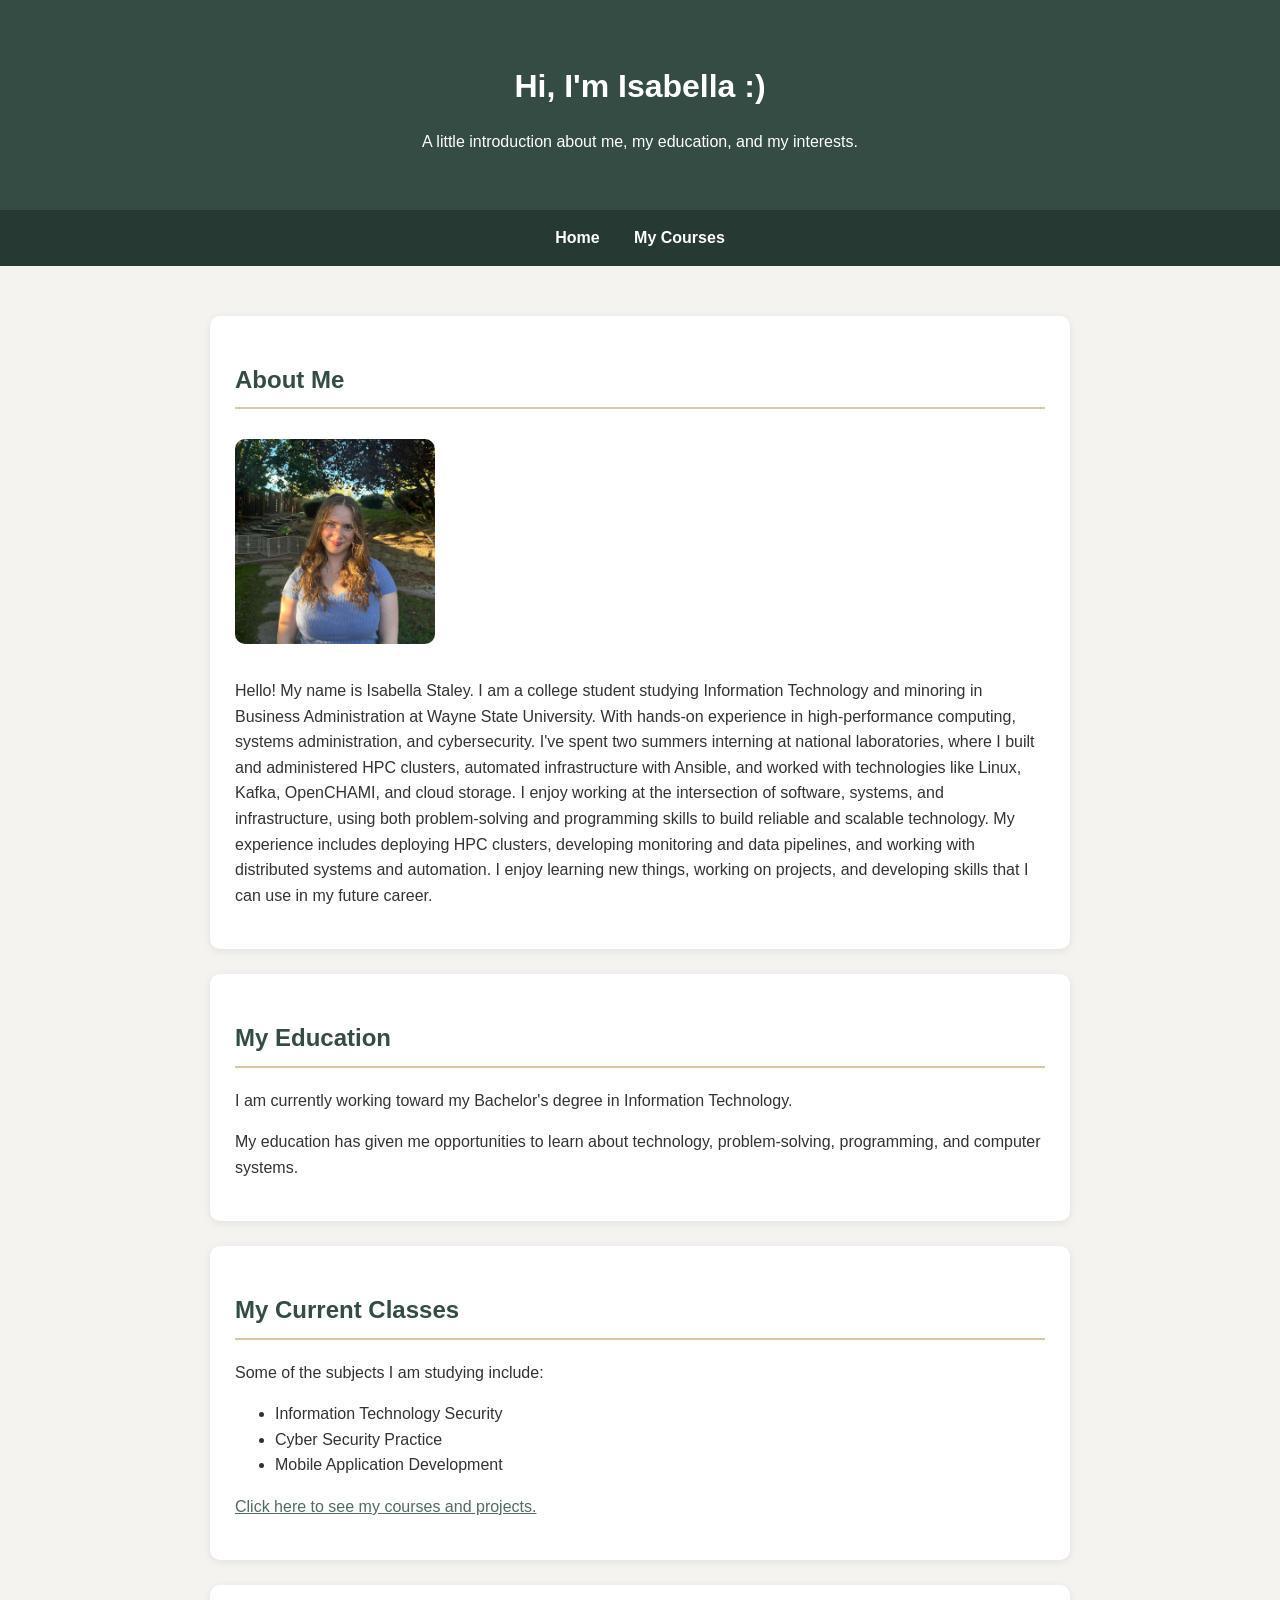
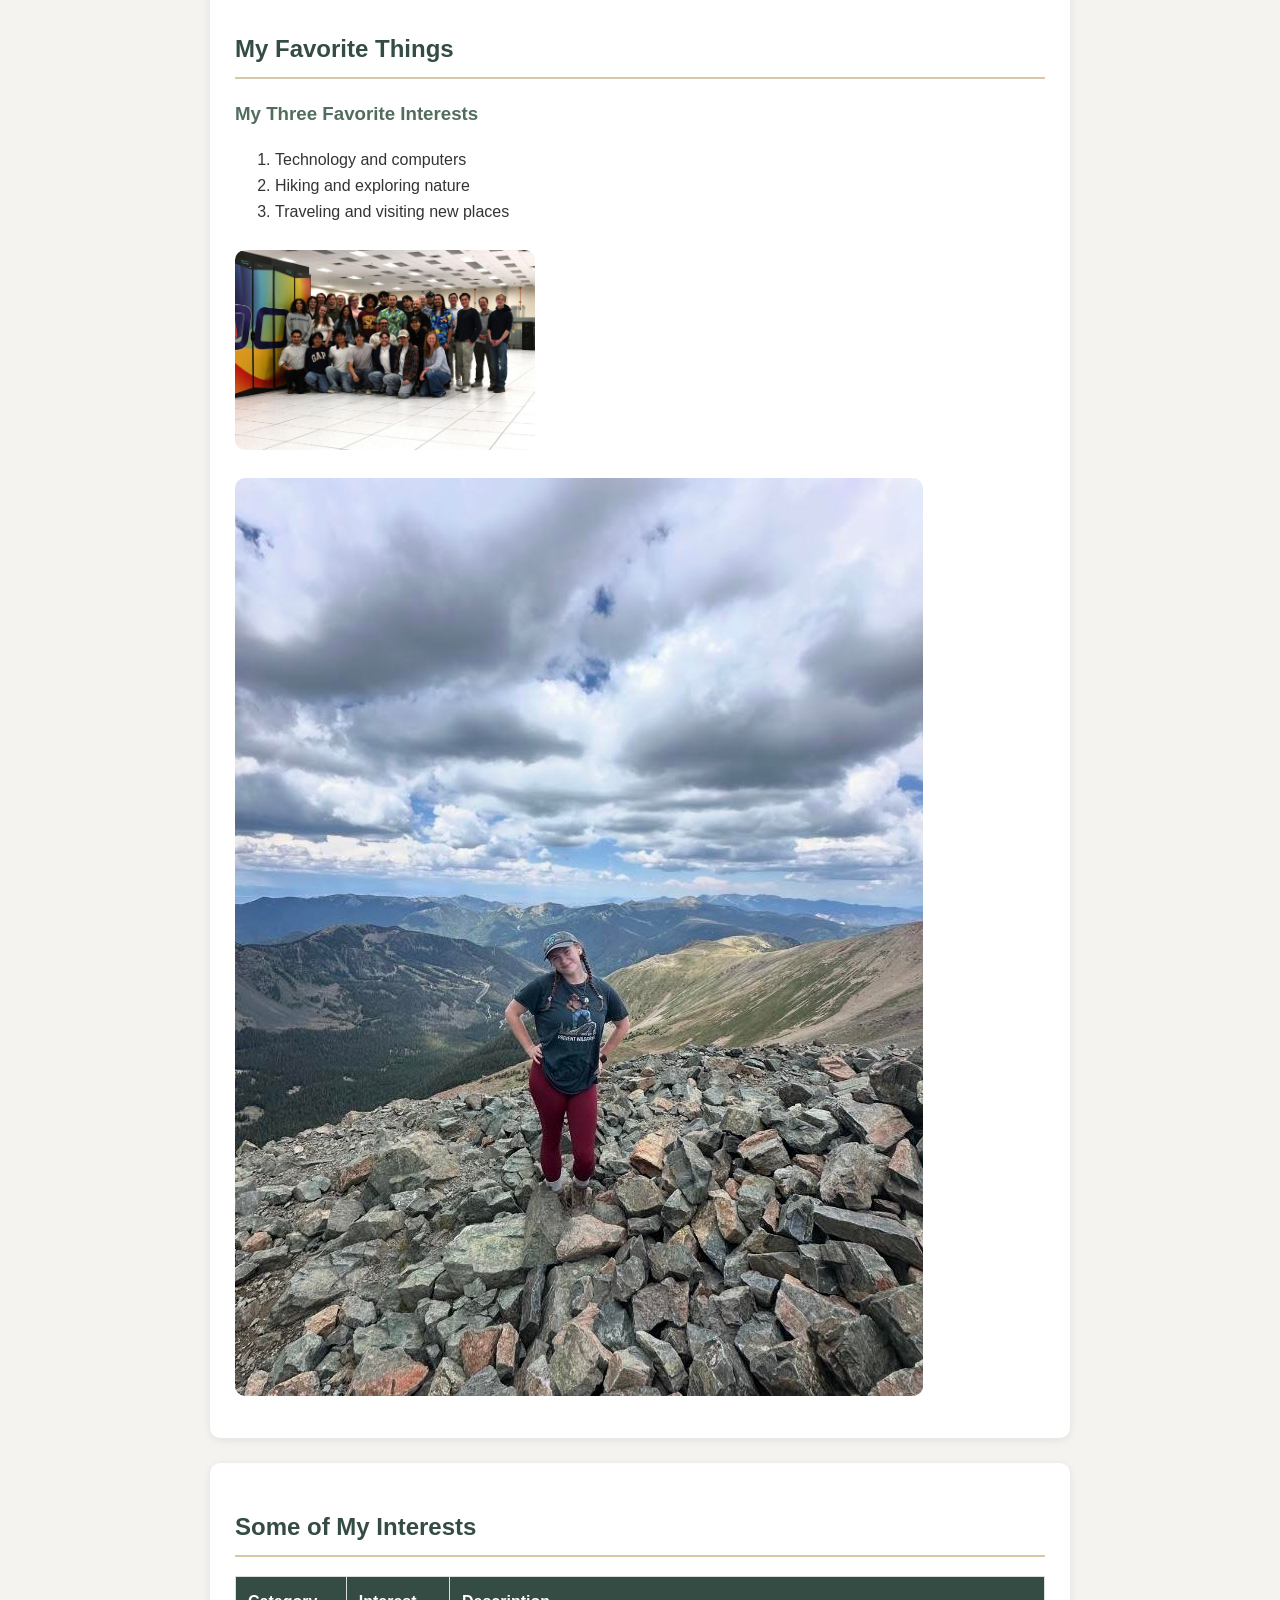
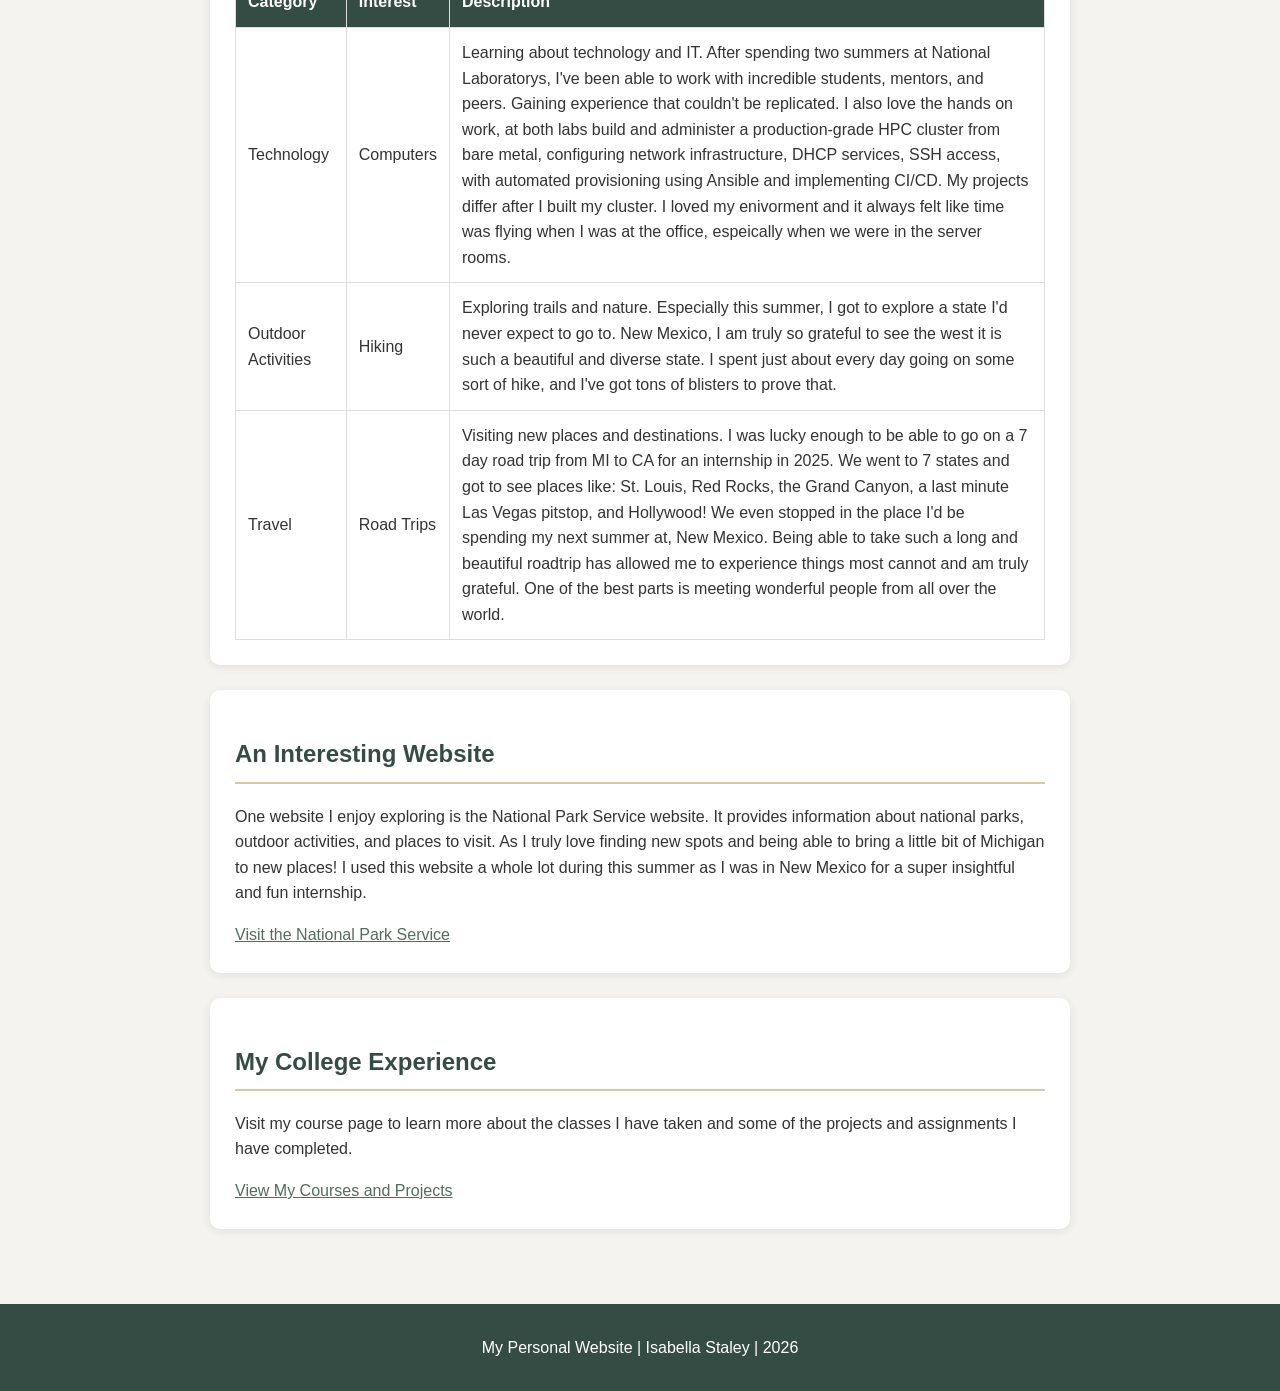
<file: index.html>
<!DOCTYPE html>
<html lang="en">

<head>
    <!-- Sets the character encoding so text displays correctly -->
    <meta charset="UTF-8">

    <!-- Makes the website adjust to different screen sizes -->
    <meta name="viewport" content="width=device-width, initial-scale=1.0">

    <!-- The title displayed on the browser tab -->
    <title>My Personal Website</title>

    <!-- Connects this HTML page to our CSS stylesheet -->
    <link rel="stylesheet" href="style.css">
</head>

<body>

    <!-- HEADER: The top section of the website -->
    <header>
        <h1>Hi, I'm Isabella :) </h1>
        <p>A little introduction about me, my education, and my interests.</p>
    </header>

    <!-- NAVIGATION: Allows visitors to move between pages -->
    <nav>
        <a href="index.html">Home</a>
        <a href="courses.html">My Courses</a>
    </nav>

    <!-- MAIN: Contains the primary information on the page -->
    <main>

        <!-- SECTION 1: Personal biography -->
        <section>
            <h2>About Me</h2>

            <!-- Replace profile.jpg with your own picture -->
            <img src="images/profile.jpg"
                 alt="Photograph of Isabella Staley"
                 class="profile-image">

            <p>
                Hello! My name is Isabella Staley. I am a college student
                studying Information Technology and minoring in 
                Business Administration at Wayne State
                University.

                With hands-on experience in high-performance computing,
                systems administration, and cybersecurity. I've spent 
                two summers interning at national laboratories, where 
                I built and administered HPC clusters, automated 
                infrastructure with Ansible, and worked with 
                technologies like Linux, Kafka, OpenCHAMI, and cloud 
                storage.
                
                I enjoy working at the intersection of software, 
                systems, and infrastructure, using both problem-solving
                and programming skills to build reliable and scalable 
                technology. My experience includes deploying HPC 
                clusters, developing monitoring and data pipelines, 
                and working with distributed systems and automation.

                I enjoy learning new things, working on projects,
                and developing skills that I can use in my future
                career.
            </p>
        </section>

        <!-- SECTION 2: Education information -->
        <section>
            <h2>My Education</h2>

            <p>
                I am currently working toward my Bachelor's
                degree in Information Technology.
            </p>

            <p>
                My education has given me opportunities to learn
                about technology, problem-solving, programming,
                and computer systems.
            </p>
        </section>

        <!-- SECTION 3: Current classes -->
        <section>
            <h2>My Current Classes</h2>

            <p>Some of the subjects I am studying include:</p>

            <ul>
                <li>Information Technology Security</li>
                <li>Cyber Security Practice</li>
                <li>Mobile Application Development</li>
            </ul>

            <!-- Links to the second HTML page -->
            <p>
                <a href="courses.html">
                    Click here to see my courses and projects.
                </a>
            </p>
        </section>

        <!-- SECTION 4: Favorite things and personal interests -->
        <section>
            <h2>My Favorite Things</h2>

            <h3>My Three Favorite Interests</h3>

            <ol>
                <li>Technology and computers</li>
                <li>Hiking and exploring nature</li>
                <li>Traveling and visiting new places</li>
            </ol>

            <!-- Second  image -->
            <img src="images/interest.jpg"
                 alt="A photograph of me with my mentors and coworkers while interning  at Los Alamos National Laboratory."
                 class="interest-image">

            <img src="images/hiking.jpg"
                 alt="A photograph of me at the highest point in New Mexico. Wheelers Peak."
                 class="hiking-image">
        </section>

        <!-- SECTION 5: HTML table -->
        <section>
            <h2>Some of My Interests</h2>

            <table>
                <!-- Table heading row -->
                <tr>
                    <th>Category</th>
                    <th>Interest</th>
                    <th>Description</th>
                </tr>

                <!-- First table row -->
                <tr>
                    <td>Technology</td>
                    <td>Computers</td>
                    <td>Learning about technology and IT.
                        After spending two summers at 
                        National Laboratorys, I've been 
                        able to work with incredible 
                        students, mentors, and peers. 
                        Gaining experience that couldn't 
                        be replicated. I also love the 
                        hands on work, at both labs build 
                        and administer a production-grade
                        HPC cluster from bare metal, 
                        configuring network infrastructure,
                        DHCP services, SSH access, with 
                        automated provisioning using Ansible
                        and implementing CI/CD. My projects
                        differ after I built my cluster. I 
                        loved my enivorment and it always 
                        felt like time was flying when I was
                        at the office, espeically when we 
                        were in the server rooms. 

                    </td>
                </tr>
        
                <!-- Second table row -->
                 <tr>
                    <td>Outdoor Activities</td>
                    <td>Hiking</td>
                    <td>Exploring trails and nature. Especially 
                        this summer, I got to explore a state 
                        I'd never expect to go to. New Mexico,
                         I am truly so grateful to see the west 
                        it is such a beautiful and diverse state.
                        I spent just about every day going on 
                        some sort of hike, and I've got tons of 
                        blisters to prove that.
                    </td>
                </tr>

                <!-- Third table row -->
                <tr>
                    <td>Travel</td>
                    <td>Road Trips</td>
                    <td>Visiting new places and destinations.
                        I was lucky enough to be able to go
                        on a 7 day road trip from MI to CA
                        for an internship in 2025. We went 
                        to 7 states and got to see places
                        like: St. Louis, Red Rocks, the 
                        Grand Canyon, a last minute Las 
                        Vegas pitstop, and Hollywood! We 
                        even stopped in the place I'd be 
                        spending my next summer at, New 
                        Mexico. Being able to take such a 
                        long and beautiful roadtrip has
                        allowed me to experience things
                        most cannot and am truly grateful.
                        One of the best parts is meeting
                        wonderful people from all over 
                        the world. 
                    </td>
                </tr>

            </table>
        </section>

        <!-- SECTION 6: external website link -->
        <section>
            <h2>An Interesting Website</h2>

            <p>
                One website I enjoy exploring is the National
                Park Service website. It provides information
                about national parks, outdoor activities, and
                places to visit. As I truly love finding new
                spots and being able to bring a little bit 
                of Michigan to new places! I used this website
                a whole lot during this summer as I was in New
                Mexico for a super insightful and fun 
                internship. 
            </p>

            <a href="https://www.nps.gov/"
               target="_blank"
               rel="noopener noreferrer">
                Visit the National Park Service
            </a>
        </section>

        <!-- SECTION 7: Link to the second webpage -->
        <section>
            <h2>My College Experience</h2>

            <p>
                Visit my course page to learn more about the
                classes I have taken and some of the projects
                and assignments I have completed.
            </p>

            <a href="courses.html">
                View My Courses and Projects
            </a>
        </section>

    </main>

    <!-- FOOTER: The bottom of the website -->
    <footer>
        <p>My Personal Website | Isabella Staley |  2026</p>
    </footer>

</body>
</html>
</file>
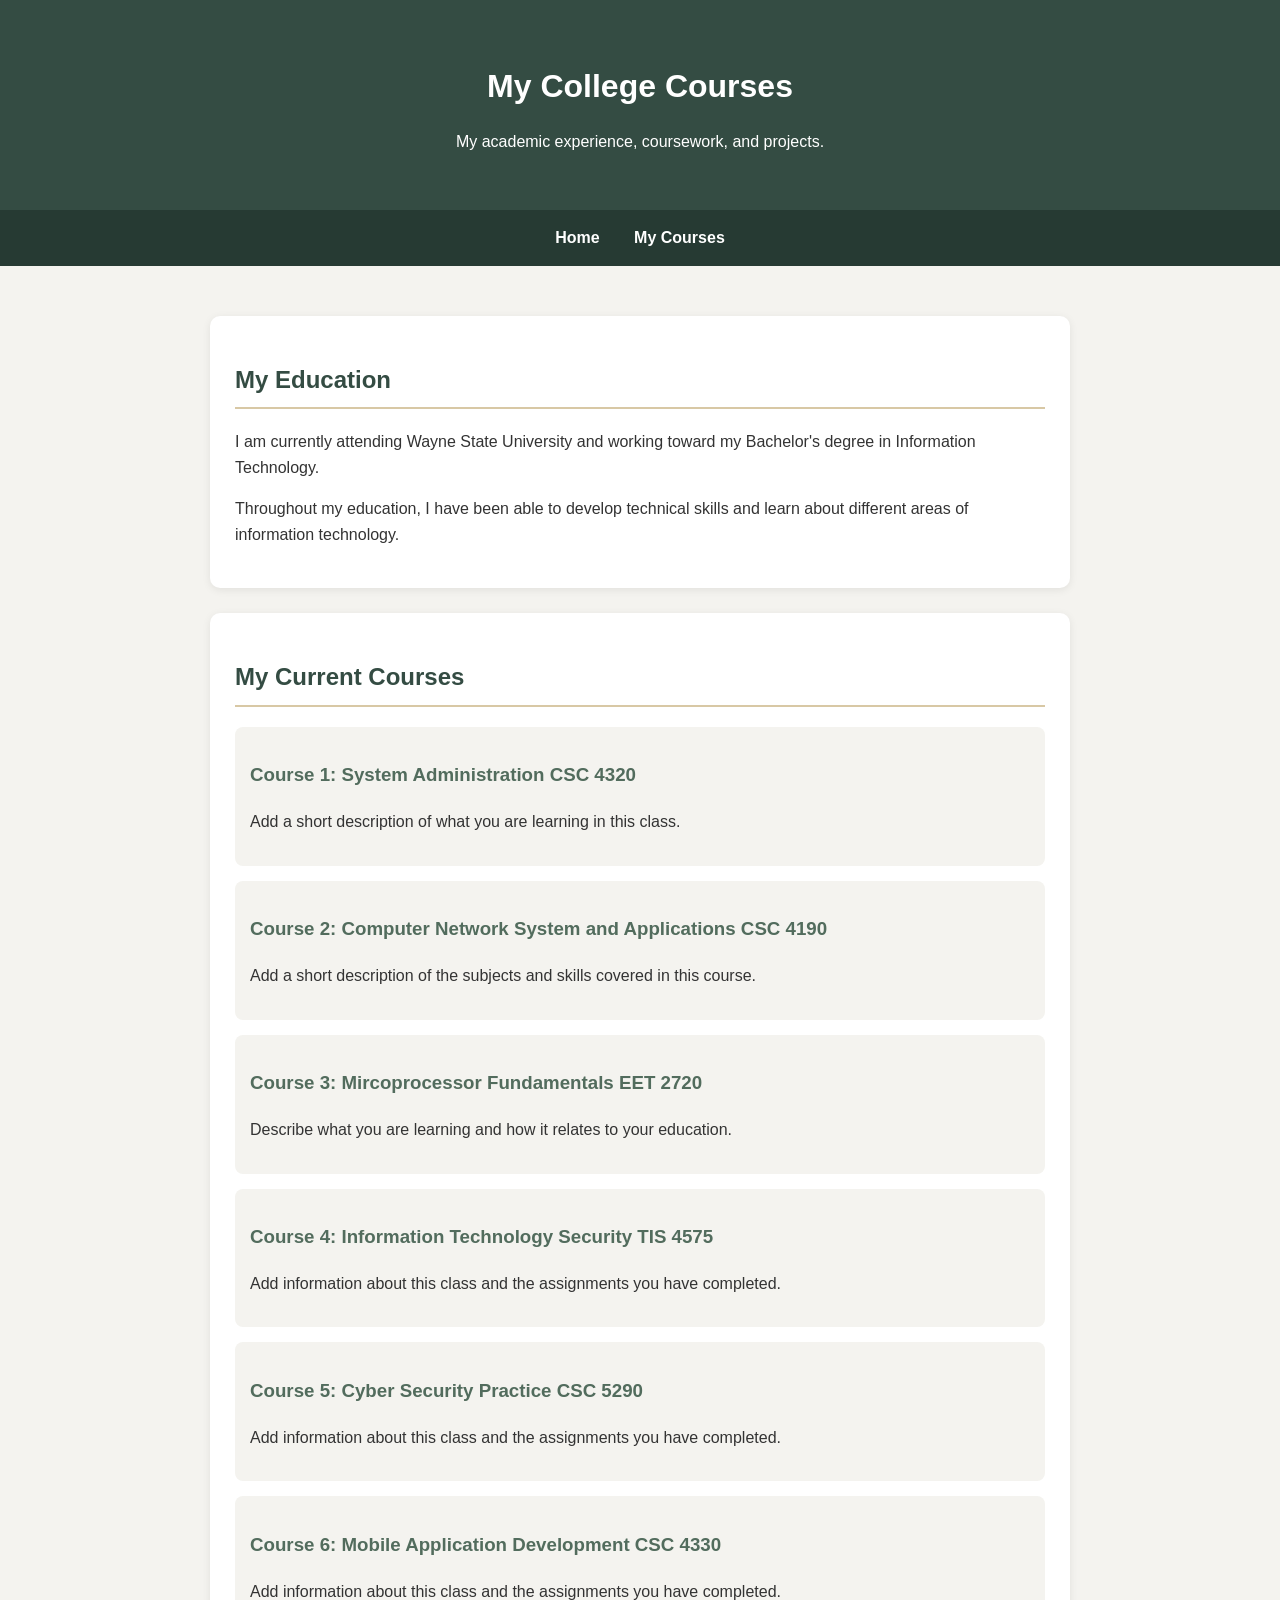
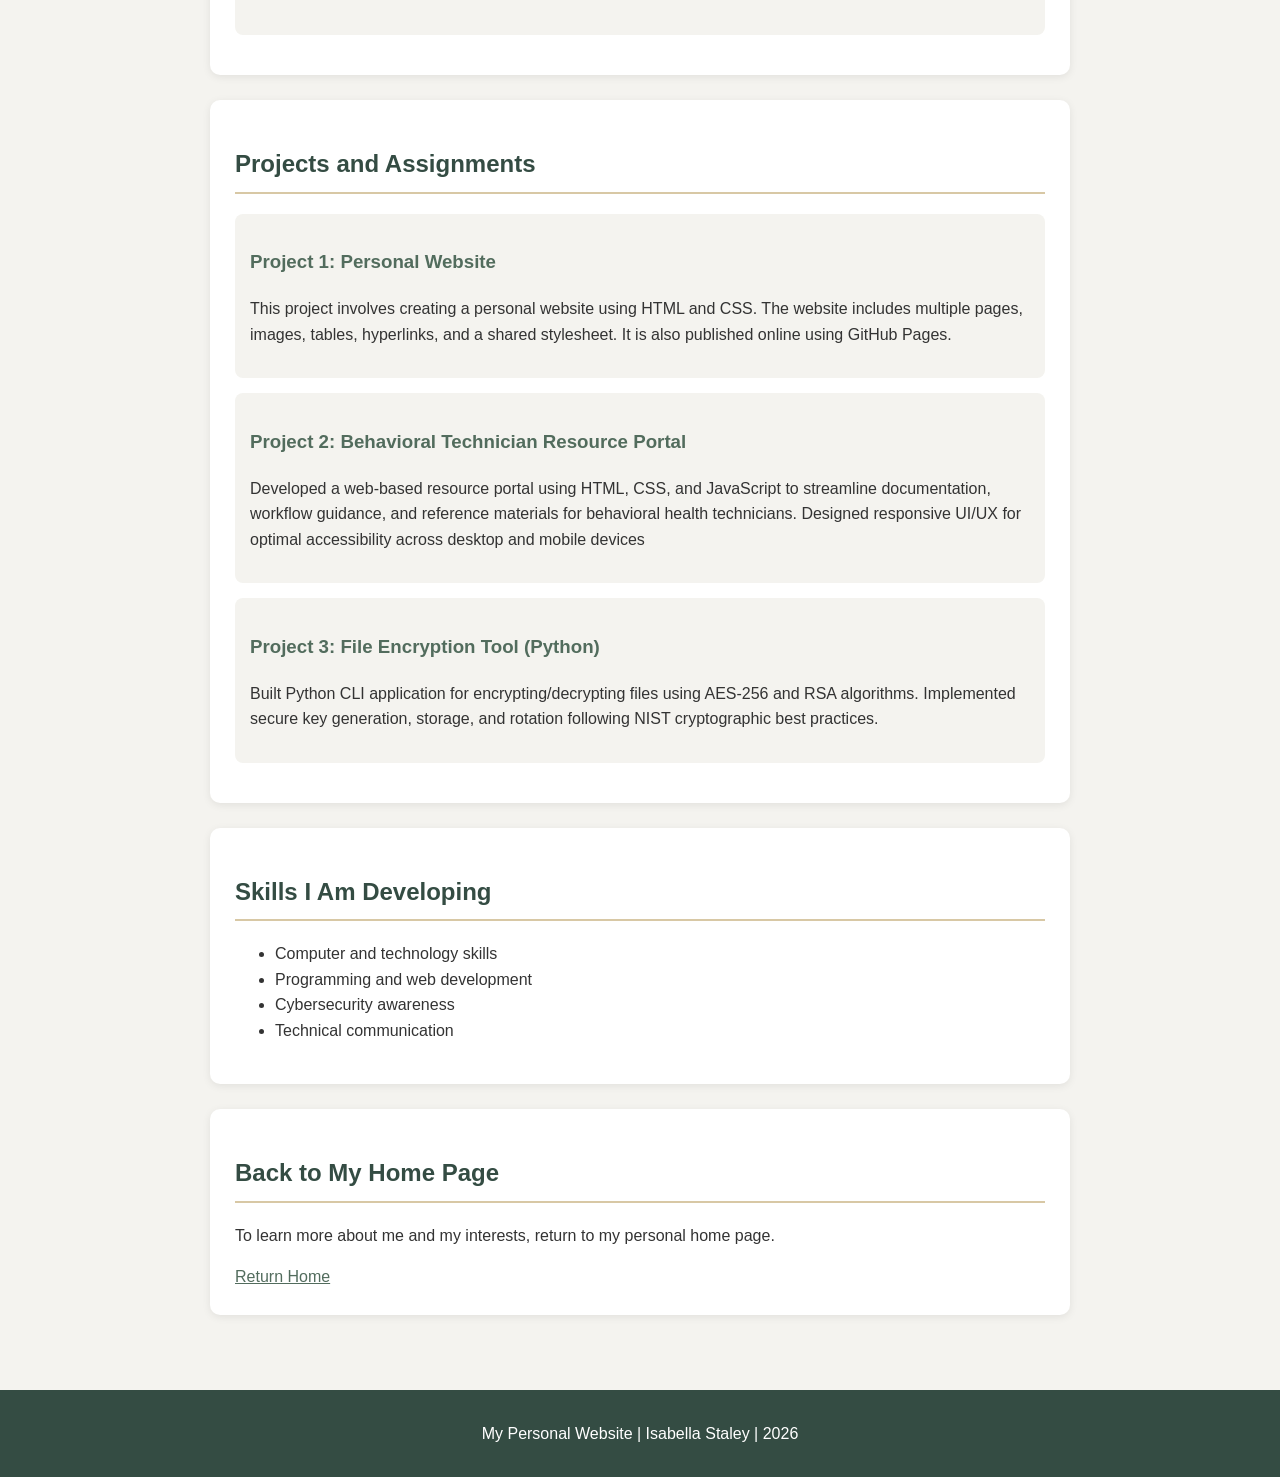
<file: courses.html>
<!DOCTYPE html>
<html lang="en">

<head>
    <!-- Sets the character encoding -->
    <meta charset="UTF-8">

    <!-- Helps the website display correctly on phones and computers -->
    <meta name="viewport" content="width=device-width, initial-scale=1.0">

    <!-- Sets the browser tab title -->
    <title>My College Courses</title>

    <!-- Uses the same stylesheet as the home page -->
    <link rel="stylesheet" href="style.css">
</head>

<body>

    <!-- HEADER: Title of the course page -->
    <header>
        <h1>My College Courses</h1>
        <p>My academic experience, coursework, and projects.</p>
    </header>

    <!-- NAVIGATION: Links to both website pages -->
    <nav>
        <a href="index.html">Home</a>
        <a href="courses.html">My Courses</a>
    </nav>

    <!-- MAIN: Contains the course information -->
    <main>

        <!-- SECTION 1: Current education -->
        <section>
            <h2>My Education</h2>

            <p>
                I am currently attending Wayne State University
                and working toward my Bachelor's degree in
                Information Technology.
            </p>

            <p>
                Throughout my education, I have been able to
                develop technical skills and learn about
                different areas of information technology.
            </p>
        </section>

        <!-- SECTION 2: Current courses -->
        <section>
            <h2>My Current Courses</h2>

            <!-- Each article represents an individual course -->
            <article>
                <h3>Course 1: System Administration CSC 4320</h3>

                <p>
                    Add a short description of what you are
                    learning in this class.
                </p>
            </article>

            <article>
                <h3>Course 2: Computer Network System and Applications CSC 4190</h3>

                <p>
                    Add a short description of the subjects
                    and skills covered in this course.
                </p>
            </article>

            <article>
                <h3>Course 3: Mircoprocessor Fundamentals EET 2720</h3>

                <p>
                    Describe what you are learning and how
                    it relates to your education.
                </p>
            </article>

            <article>
                <h3>Course 4: Information Technology Security TIS 4575</h3>

                <p>
                    Add information about this class and
                    the assignments you have completed.
                </p>
            </article>

            <article>
                <h3>Course 5: Cyber Security Practice CSC 5290</h3>
                <p>
                    Add information about this class and
                    the assignments you have completed.
                </p>
            </article>

            <article>
                <h3>Course 6: Mobile Application Development CSC 4330</h3>
                <p>
                    Add information about this class and
                    the assignments you have completed.
                </p>
            </article>

        </section>

        <!-- SECTION 3: Noteworthy assignments and projects -->
        <section>
            <h2>Projects and Assignments</h2>

            <article>
                <h3>Project 1: Personal Website</h3>

                <p>
                    This project involves creating a personal
                    website using HTML and CSS.

                    The website includes multiple pages,
                    images, tables, hyperlinks, and a shared
                    stylesheet. It is also published online
                    using GitHub Pages.
                </p>
            </article>

            <article>
                <h3>Project 2: Behavioral Technician Resource Portal</h3>

                <p>
                    Developed a web-based resource portal using HTML, 
                    CSS, and JavaScript to streamline documentation, 
                    workflow guidance, and reference materials for 
                    behavioral health technicians. 
                    
                    Designed responsive UI/UX for optimal 
                    accessibility across desktop and mobile devices
                 </p>
            </article>

            <article>
                <h3>Project 3: File Encryption Tool (Python)</h3>

                <p>
                    Built Python CLI application for encrypting/decrypting 
                    files using AES-256 and RSA algorithms.
                    
                    Implemented secure key generation, storage, and rotation
                    following NIST cryptographic best practices.
                </p>
            </article>

        </section>

        <!-- SECTION 4: Skills -->
        <section>
            <h2>Skills I Am Developing</h2>

            <ul>
                <li>Computer and technology skills</li>
                <li>Programming and web development</li>
                <li>Cybersecurity awareness</li>
                <li>Technical communication</li>
            </ul>
        </section>

        <!-- SECTION 5: Return to home page -->
        <section>
            <h2>Back to My Home Page</h2>

            <p>
                To learn more about me and my interests,
                return to my personal home page.
            </p>

            <a href="index.html">Return Home</a>
        </section>

    </main>

    <!-- FOOTER -->
    <footer>
        <p>My Personal Website | Isabella Staley | 2026</p>
    </footer>

</body>
</html>
</file>
<file: style.css>
/* ==========================================
   GENERAL WEBSITE STYLING
   These settings apply to the entire website.
   ========================================== */

/* Makes element sizing easier to control */
* {
    box-sizing: border-box;
}

/* Controls the overall page appearance */
body {
    font-family: Arial, sans-serif;
    background-color: #f4f3ef;
    color: #333333;
    margin: 0;
    line-height: 1.6;
}


/* ==========================================
   HEADER
   Controls the top banner on both pages.
   ========================================== */

header {
    background-color: #344c43;
    color: white;
    text-align: center;
    padding: 40px 20px;
}

/* Adds spacing below the main heading */
header h1 {
    margin-bottom: 10px;
}

/* Styles the small description under the title */
header p {
    font-size: 16px;
}


/* ==========================================
   NAVIGATION BAR
   Controls the links between the two pages.
   ========================================== */

nav {
    background-color: #263a33;
    text-align: center;
    padding: 15px;
}

/* Controls the navigation links */
nav a {
    color: white;
    text-decoration: none;
    margin: 15px;
    font-weight: bold;
}

/* Changes the link color when the mouse hovers over it */
nav a:hover {
    color: #d8c8a5;
}


/* ==========================================
   MAIN CONTENT
   Controls the area where page information appears.
   ========================================== */

main {
    max-width: 900px;
    margin: 30px auto;
    padding: 20px;
}

/* Creates individual white content boxes */
section {
    background-color: white;
    padding: 25px;
    margin-bottom: 25px;
    border-radius: 10px;

    /* Adds a small shadow around each section */
    box-shadow: 0 2px 8px rgba(0, 0, 0, 0.08);
}


/* ==========================================
   HEADINGS
   Controls the appearance of titles and subtitles.
   ========================================== */

h2 {
    color: #344c43;
    border-bottom: 2px solid #d8c8a5;
    padding-bottom: 8px;
}

h3 {
    color: #526c5d;
}


/* ==========================================
   IMAGES
   Controls the size and appearance of pictures.
   ========================================== */

img {
    max-width: 100%;
    height: auto;
    border-radius: 10px;
    margin: 10px 0;
}

/* Controls the main profile picture */
.profile-image {
    width: 200px;
}

/* Controls the second picture */
.interest-image {
    width: 300px;
}


/* ==========================================
   TABLES
   Controls the table on the home page.
   ========================================== */

table {
    width: 100%;
    border-collapse: collapse;
    margin-top: 15px;
}

/* Adds borders and spacing to table cells */
th, td {
    border: 1px solid #dddddd;
    padding: 12px;
    text-align: left;
}

/* Gives the table heading row a background color */
th {
    background-color: #344c43;
    color: white;
}


/* ==========================================
   LINKS
   Controls links outside the navigation bar.
   ========================================== */

main a {
    color: #526c5d;
}

/* Adds an underline when hovering over links */
main a:hover {
    color: #263a33;
}


/* ==========================================
   COURSE ARTICLES
   Separates each course and project.
   ========================================== */

article {
    background-color: #f4f3ef;
    padding: 15px;
    margin: 15px 0;
    border-radius: 8px;
}


/* ==========================================
   FOOTER
   Controls the bottom of both pages.
   ========================================== */

footer {
    background-color: #344c43;
    color: white;
    text-align: center;
    padding: 15px;
    margin-top: 30px;
}


/* ==========================================
   MOBILE SCREEN SUPPORT
   Adjusts the website for smaller screens.
   ========================================== */

@media (max-width: 600px) {

    /* Reduces the spacing around the main content */
    main {
        padding: 12px;
    }

    /* Makes navigation links fit smaller screens */
    nav a {
        margin: 8px;
    }

    /* Reduces section spacing on smaller screens */
    section {
        padding: 15px;
    }

    /* Allows wide tables to be viewed more easily */
    table {
        font-size: 14px;
    }
}
</file>
